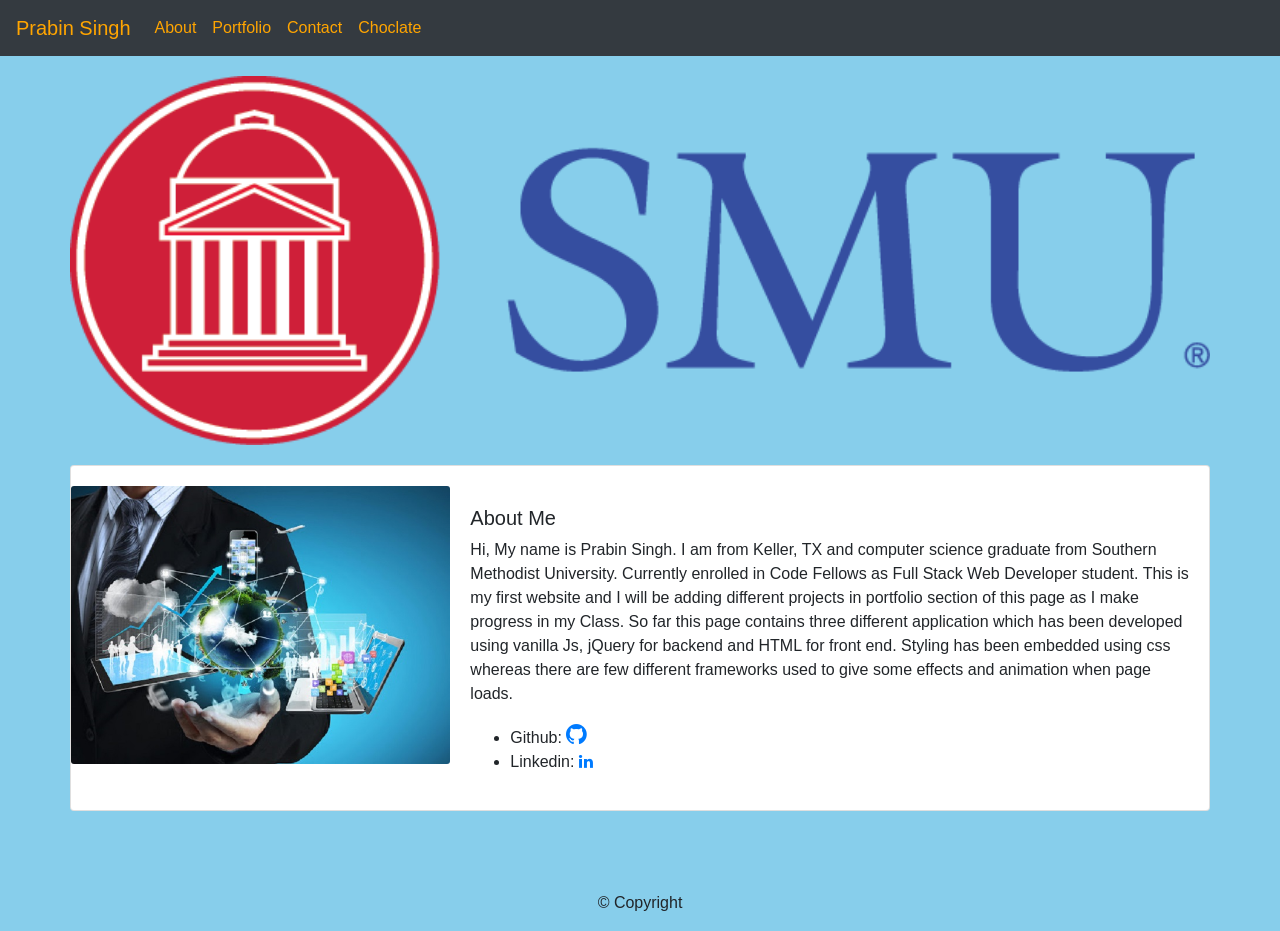
<file: index.html>
<!DOCTYPE html>
<html lang="en">
<head>
    <meta charset="UTF-8">
    <meta name="viewport" content="width=device-width, initial-scale=1.0">
    <title>My First Website</title>
    <link rel="stylesheet" href="https://stackpath.bootstrapcdn.com/bootstrap/4.5.0/css/bootstrap.min.css">
    <link rel="stylesheet" href="https://cdnjs.cloudflare.com/ajax/libs/animate.css/3.5.2/animate.min.css">
    <link rel="stylesheet" href="https://stackpath.bootstrapcdn.com/font-awesome/4.7.0/css/font-awesome.min.css">
    <script src="https://code.jquery.com/jquery-3.5.1.slim.min.js" integrity="sha384-DfXdz2htPH0lsSSs5nCTpuj/zy4C+OGpamoFVy38MVBnE+IbbVYUew+OrCXaRkfj" crossorigin="anonymous"></script>
    <script src="https://cdn.jsdelivr.net/npm/popper.js@1.16.0/dist/umd/popper.min.js" integrity="sha384-Q6E9RHvbIyZFJoft+2mJbHaEWldlvI9IOYy5n3zV9zzTtmI3UksdQRVvoxMfooAo" crossorigin="anonymous"></script>
    <script src="https://stackpath.bootstrapcdn.com/bootstrap/4.5.0/js/bootstrap.min.js" integrity="sha384-OgVRvuATP1z7JjHLkuOU7Xw704+h835Lr+6QL9UvYjZE3Ipu6Tp75j7Bh/kR0JKI" crossorigin="anonymous"></script>
    <link rel="stylesheet" type="text/css" href="./Assets/css/style.css">
    
  </head>
<body>
    <nav class="navbar navbar-expand-lg navbar-dark bg-dark">
        <a class="navbar-brand orange-text animated slideInLeft" href="#">Prabin Singh</a>
        <button class="navbar-toggler" type="button" data-toggle="collapse" data-target="#navbarNav" aria-controls="navbarNav" aria-expanded="false" aria-label="Toggle navigation">
          <span class="navbar-toggler-icon"></span>
        </button>
        <div class="collapse navbar-collapse" id="navbarNav">
          <ul class="navbar-nav">
            <li class="nav-item active">
              <a class="nav-link orange-text animated slideInLeft" href="index.html">About<span class="sr-only">(current)</span></a>
            </li>
            <li class="nav-item">
              <a class="nav-link orange-text animated slideInLeft" href="./html/portfolio.html">Portfolio</a>
            </li>
            <li class="nav-item">
              <a class="nav-link orange-text animated slideInLeft" href="./html/contact.html">Contact</a>
            </li>
            <li class="nav-item">
              <a class="nav-link orange-text animated slideInLeft" href="./html/choclate.html">Choclate</a>
            </li>
          </ul>
        </div>
    </nav>
    <div class="container">
      <!-- <div class="jumbotron">
      </div> -->
      <div class="row">
          <img src="Assets/images/SMU.jpg" class="card-img" alt="Responsive image">
      </div>
        <div class="row">
          <div class="card mb-6" style="max-width: 100%;">
            <div class="row no-gutters">
              <div class="col-md-4">
                <img src="Assets/images/frontpic1.jpg" class="card-img" alt="Responsive image">
              </div>
              <div class="col-md-8">
                <div class="card-body">
                  <h5 class="animated bounce">About Me</h5>
                  <p class="card-text">Hi, My name is Prabin Singh. I am from Keller, TX and computer science graduate from Southern Methodist University. Currently enrolled in Code Fellows as Full Stack Web Developer student. 
                    This is my first website and I will be adding different projects in portfolio section of this page as I make progress in my Class. So far this page contains
                    three different application which has been developed using vanilla Js, jQuery for backend and HTML for front end. Styling has been embedded using css whereas there are few
                    different frameworks used to give some effects and animation when page loads.
                  </p>
                  <ul>
                    <li>Github: <a href="https://github.com/prabin544"><i class="fa fa-github" style="font-size:24px"></i></a></li>
                    <li>Linkedin: <a href="https://www.linkedin.com/in/prabinsingh/"><i class="fa fa-linkedin" aria-hidden="true"></i></a></li>
                  </ul>
                </div>
              </div>
            </div>
          </div>
        </div>
    <div class="footer">
      <p>
          &copy; Copyright
      </p>
  </div>
</body>
</html>
</file>
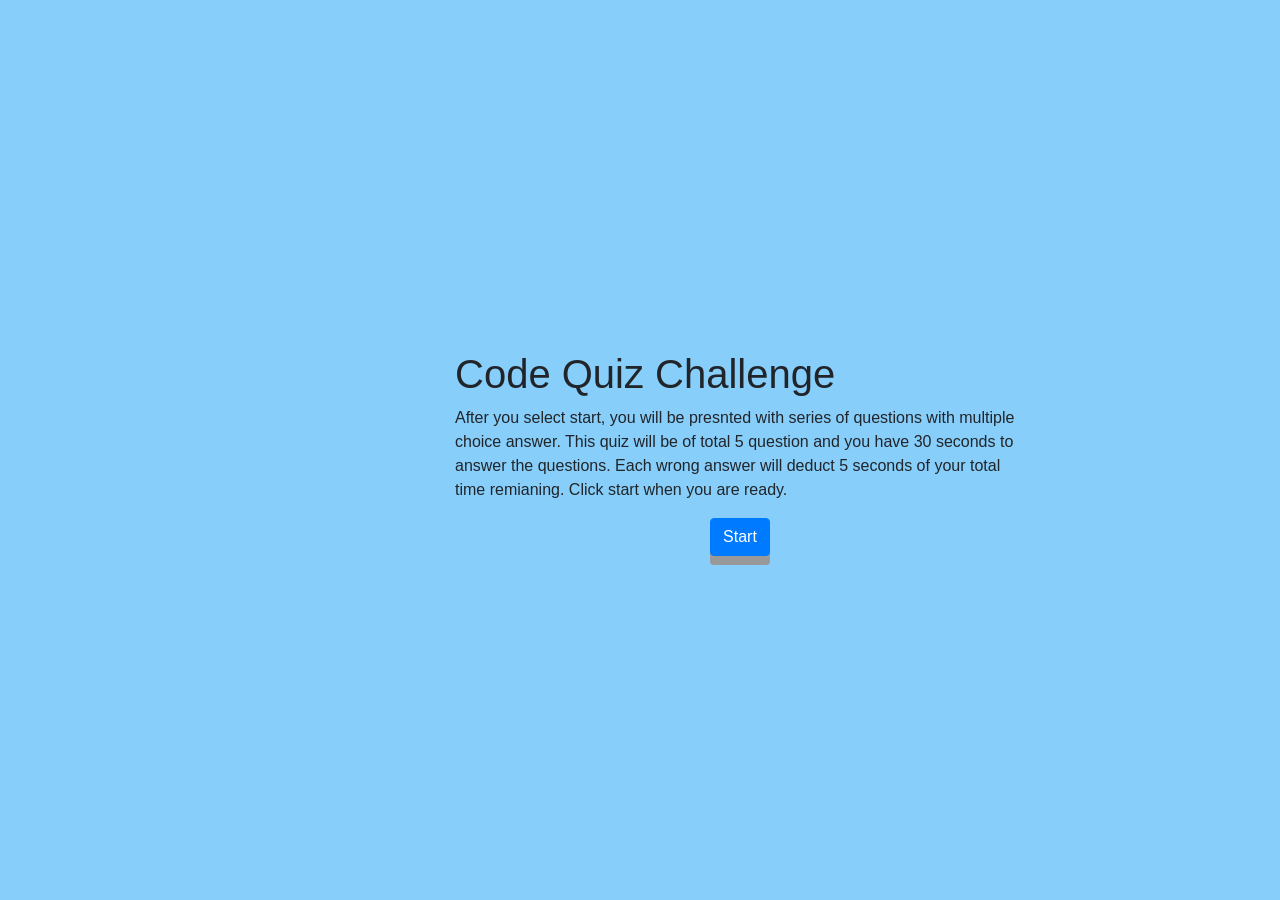
<file: codeQuiz.html>
<!DOCTYPE html>
<html lang="en">
<head>
    <meta charset="UTF-8">
    <meta name="viewport" content="width=device-width, initial-scale=1.0">
    <link rel="stylesheet" href="https://stackpath.bootstrapcdn.com/bootstrap/4.5.0/css/bootstrap.min.css">
    <link rel="stylesheet" type="text/css" href="./Assets/css/quizStyle.css">
    <title>Quiz Code</title>
</head>
<body>
    <div id="content" class="container">
        <h1>Code Quiz Challenge</h1>
        <p>
        After you select start, you will be presnted with series of questions with multiple choice answer.
        This quiz will be of total 5 question and you have 30 seconds to answer the questions.
        Each wrong answer will deduct 5 seconds of your total time remianing.
        Click start when you are ready.
        </p>
        <button id="startquiz" class="btn btn-primary mx-auto d-block">Start</button>
    </div>
    <div id="time"></div>

    <div id="quiz"></div>
    <div id="highScore"></div>

    <script src="./Develop/codeQuiz.js"></script>
</body>
</html>
</file>
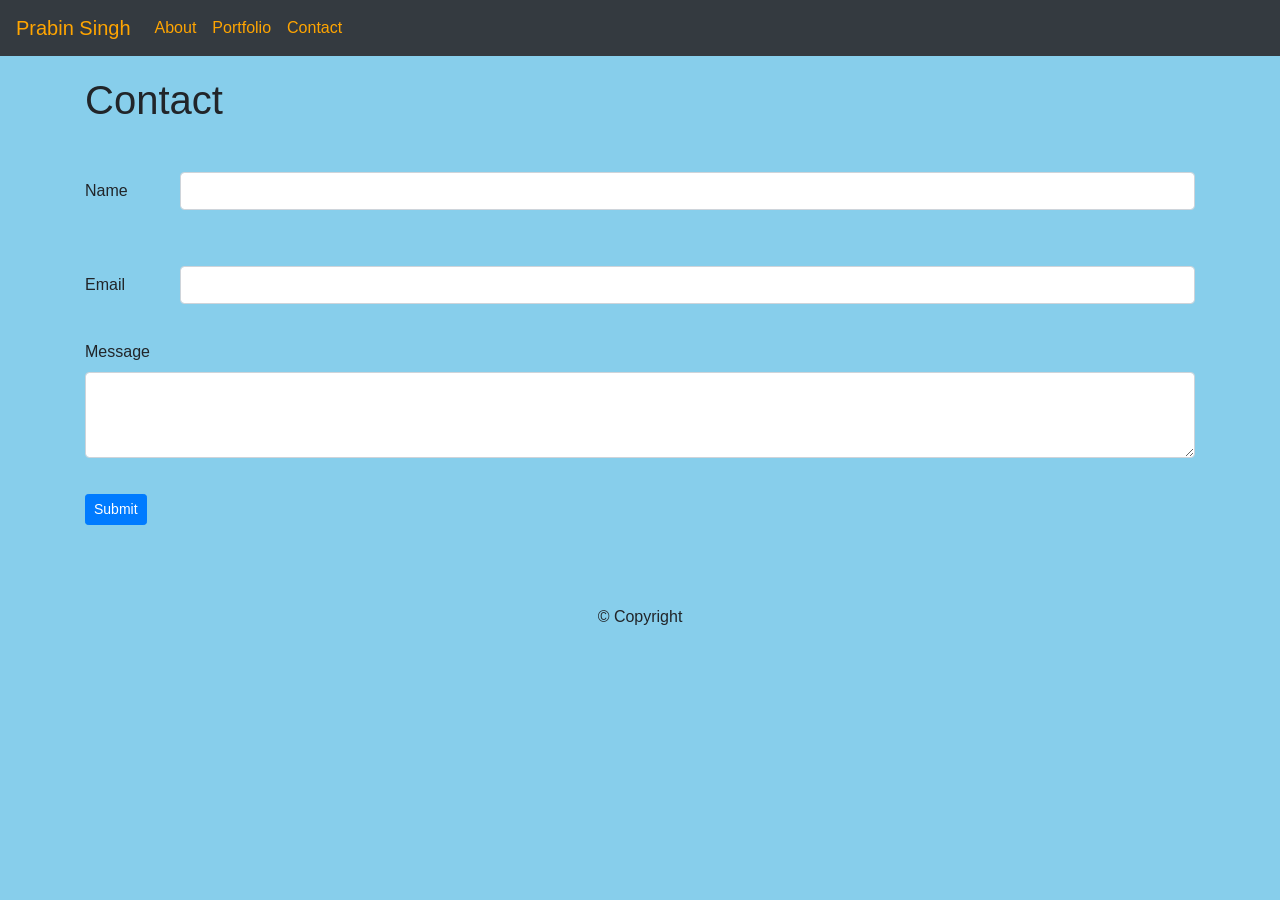
<file: contact.html>
<!DOCTYPE html>
<html lang="en">
<head>
    <meta charset="UTF-8">
    <meta name="viewport" content="width=device-width, initial-scale=1.0">
    <title>My First Website</title>
    <link rel="stylesheet" href="https://stackpath.bootstrapcdn.com/bootstrap/4.5.0/css/bootstrap.min.css">
    <link rel="stylesheet" href="https://cdnjs.cloudflare.com/ajax/libs/animate.css/3.5.2/animate.min.css">
    <script src="https://code.jquery.com/jquery-3.5.1.slim.min.js" integrity="sha384-DfXdz2htPH0lsSSs5nCTpuj/zy4C+OGpamoFVy38MVBnE+IbbVYUew+OrCXaRkfj" crossorigin="anonymous"></script>
    <script src="https://cdn.jsdelivr.net/npm/popper.js@1.16.0/dist/umd/popper.min.js" integrity="sha384-Q6E9RHvbIyZFJoft+2mJbHaEWldlvI9IOYy5n3zV9zzTtmI3UksdQRVvoxMfooAo" crossorigin="anonymous"></script>
    <script src="https://stackpath.bootstrapcdn.com/bootstrap/4.5.0/js/bootstrap.min.js" integrity="sha384-OgVRvuATP1z7JjHLkuOU7Xw704+h835Lr+6QL9UvYjZE3Ipu6Tp75j7Bh/kR0JKI" crossorigin="anonymous"></script>
    <link rel="stylesheet" type="text/css" href="style.css">
    
  </head>
<body>
    <nav class="navbar navbar-expand-lg navbar-dark bg-dark">
        <a class="navbar-brand orange-text animated slideInLeft" href="#">Prabin Singh</a>
        <button class="navbar-toggler" type="button" data-toggle="collapse" data-target="#navbarNav" aria-controls="navbarNav" aria-expanded="false" aria-label="Toggle navigation">
          <span class="navbar-toggler-icon"></span>
        </button>
        <div class="collapse navbar-collapse" id="navbarNav">
          <ul class="navbar-nav">
            <li class="nav-item active">
              <a class="nav-link orange-text animated slideInLeft" href="index.html">About<span class="sr-only">(current)</span></a>
            </li>
            <li class="nav-item">
              <a class="nav-link orange-text animated slideInLeft" href="portfolio.html">Portfolio</a>
            </li>
            <li class="nav-item">
              <a class="nav-link orange-text animated slideInLeft" href="contact.html">Contact</a>
            </li>
          </ul>
        </div>
    </nav>
    <div class="container">
        <div class="row">
            <div class="col-12 animated flash">
                <h1>Contact</h1>
            </div>
        </div>
        <Div class="row">
            <div class="col-12">
                <form>
                    <div class="form-group row">
                        <label for="inputEmail3" class="col-sm-1 col-form-label">Name</label>
                        <div class="col-sm-11">
                        <input type="email" class="form-control" id="inputEmail3">
                        </div>
                    </div>
                </form>
            </div>
        </Div>
        <div class="row">
            <div class="col-12">
                <form>
                    <div class="form-group row">
                        <label for="inputEmail3" class="col-sm-1 col-form-label">Email</label>
                        <div class="col-sm-11">
                          <input type="email" class="form-control" id="inputEmail3">
                        </div>
                      </div>
                </form>
            </div>
        </div>
        <div class="row">
            <div class="col-12">
                <form>
                    <div class="form-group">
                        <label for="exampleFormControlTextarea1">Message</label>
                        <textarea class="form-control" id="exampleFormControlTextarea1" rows="3"></textarea>
                      </div>
                </form>
            </div>
        </div>
        <div class="row">
          <dive class="col-12">
            <button type="button" class="btn btn-primary btn-sm">Submit</button>
          </dive>
        </div>
        <div class="footer">
            <p>
                &copy; Copyright
            </p>
    </div>
</body>
</html>
</file>
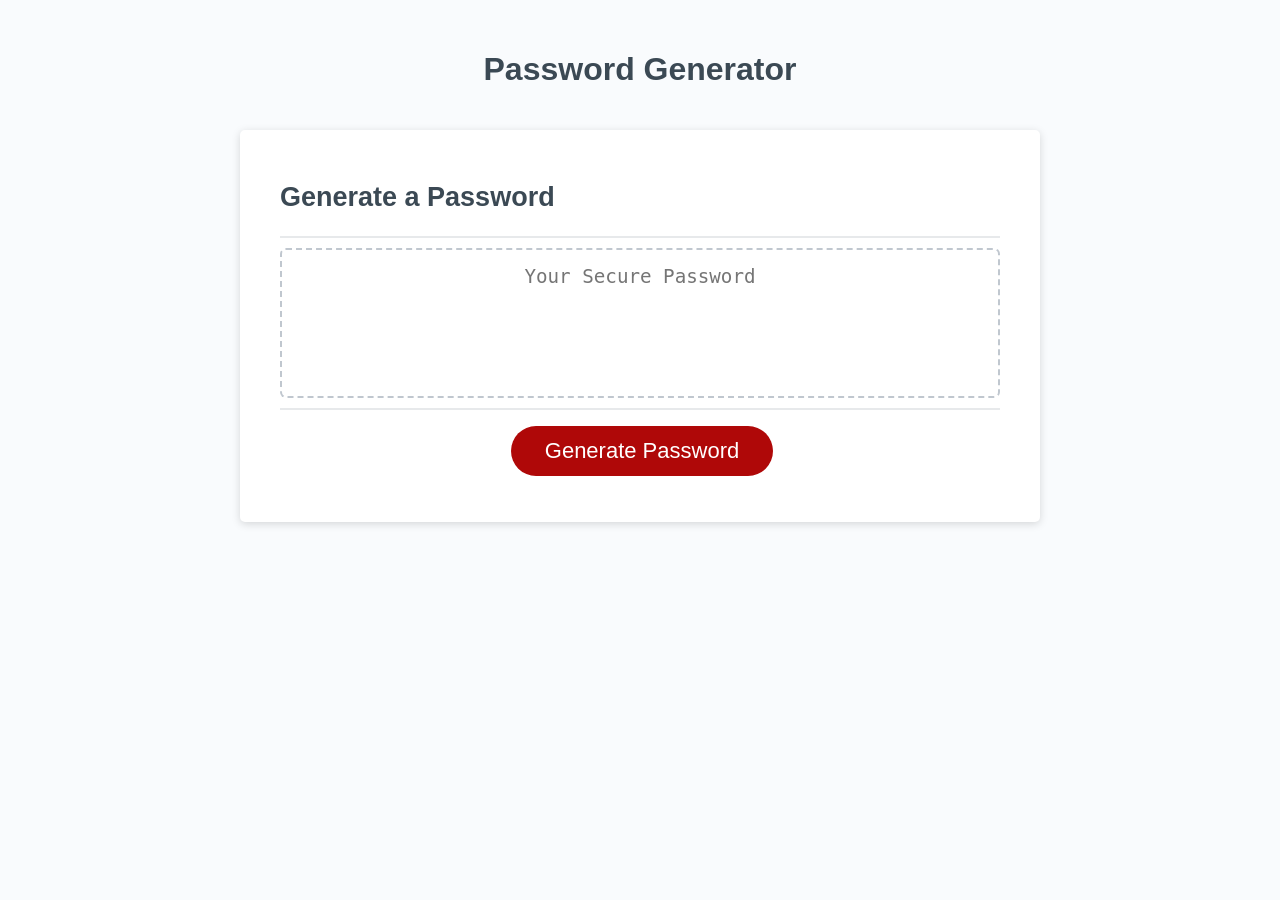
<file: paswordGenerator.html>
<!DOCTYPE html>
<html lang="en">
  <head>
    <meta charset="UTF-8" />
    <meta name="viewport" content="width=device-width, initial-scale=1.0" />
    <meta http-equiv="X-UA-Compatible" content="ie=edge" />
    <title>Password Generator</title>
    <link rel="stylesheet" href="./Assets/css/passwordStyle.css" />
  </head>
  <body>
    <div class="wrapper">
      <header>
        <h1>Password Generator</h1>
      </header>
      <div class="card">
        <div class="card-header">
          <h2>Generate a Password</h2>
        </div>
        <div class="card-body">
          <textarea
            readonly
            id="password"
            placeholder="Your Secure Password"
            aria-label="Generated Password"
          ></textarea>
        </div>
        <div class="card-footer">
          <button id="generate" class="btn">Generate Password</button>
        </div>
      </div>
    </div>
    <script src="Develop/script.js"></script>
  </body>
</html>
</file>
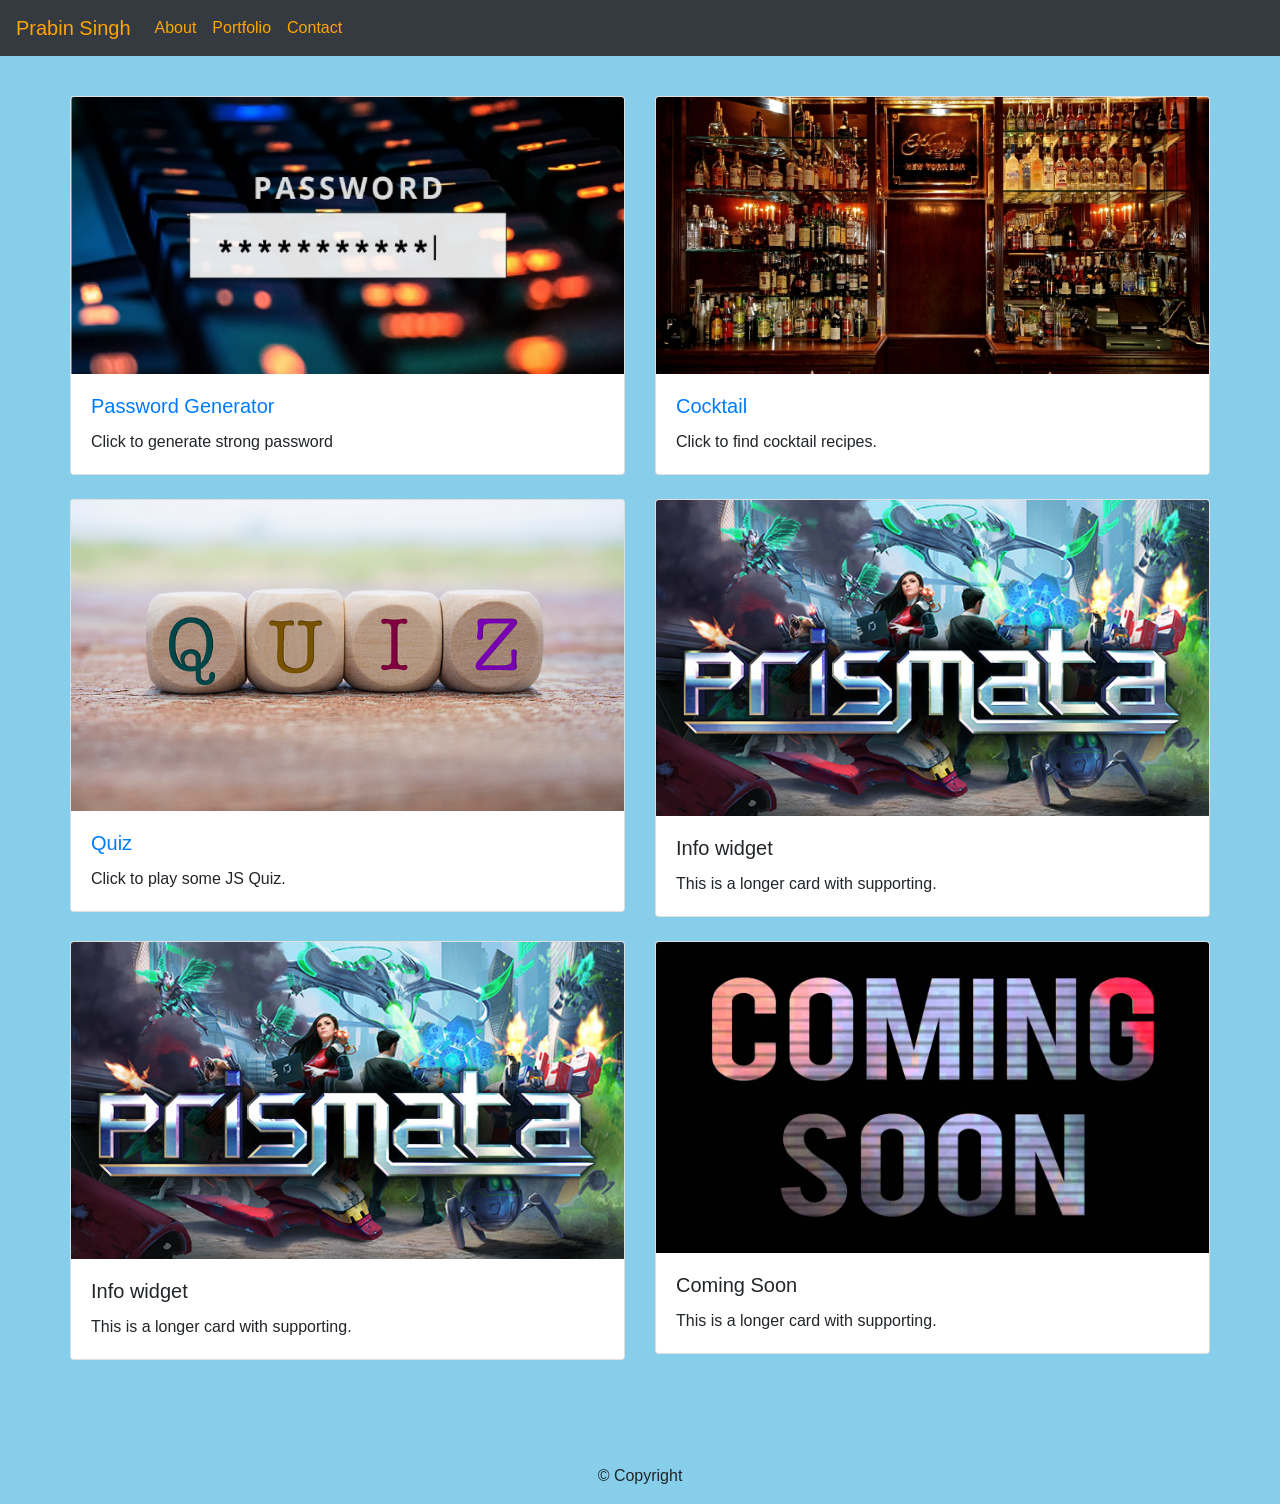
<file: portfolio.html>
<!DOCTYPE html>
<html lang="en">

<head>
  <meta charset="UTF-8">
  <meta name="viewport" content="width=device-width, initial-scale=1.0">
  <title>My First Website</title>
  <link rel="stylesheet" href="https://stackpath.bootstrapcdn.com/bootstrap/4.5.0/css/bootstrap.min.css">
  <link rel="stylesheet" href="https://cdnjs.cloudflare.com/ajax/libs/animate.css/3.5.2/animate.min.css">
  <script src="https://code.jquery.com/jquery-3.5.1.slim.min.js"
    integrity="sha384-DfXdz2htPH0lsSSs5nCTpuj/zy4C+OGpamoFVy38MVBnE+IbbVYUew+OrCXaRkfj"
    crossorigin="anonymous"></script>
  <script src="https://cdn.jsdelivr.net/npm/popper.js@1.16.0/dist/umd/popper.min.js"
    integrity="sha384-Q6E9RHvbIyZFJoft+2mJbHaEWldlvI9IOYy5n3zV9zzTtmI3UksdQRVvoxMfooAo"
    crossorigin="anonymous"></script>
  <script src="https://stackpath.bootstrapcdn.com/bootstrap/4.5.0/js/bootstrap.min.js"
    integrity="sha384-OgVRvuATP1z7JjHLkuOU7Xw704+h835Lr+6QL9UvYjZE3Ipu6Tp75j7Bh/kR0JKI"
    crossorigin="anonymous"></script>
  <link rel="stylesheet" type="text/css" href="./style.css">

</head>

<body>
  <nav class="navbar navbar-expand-lg navbar-dark bg-dark">
    <a class="navbar-brand orange-text animated slideInLeft" href="#">Prabin Singh</a>
    <button class="navbar-toggler" type="button" data-toggle="collapse" data-target="#navbarNav"
      aria-controls="navbarNav" aria-expanded="false" aria-label="Toggle navigation">
      <span class="navbar-toggler-icon"></span>
    </button>
    <div class="collapse navbar-collapse" id="navbarNav">
      <ul class="navbar-nav">
        <li class="nav-item active">
          <a class="nav-link orange-text animated slideInLeft" href="index.html">About<span
              class="sr-only">(current)</span></a>
        </li>
        <li class="nav-item">
          <a class="nav-link orange-text animated slideInLeft" href="portfolio.html">Portfolio</a>
        </li>
        <li class="nav-item">
          <a class="nav-link orange-text animated slideInLeft" href="contact.html">Contact</a>
        </li>
      </ul>
    </div>
  </nav>
  <div class="container">
    <div class="row">
        <div class="row row-cols-1 row-cols-md-2">
          <div class="col mb-4">
            <div class="card">
              <a href="./paswordGenerator.html"><img src="Assets/images/passwordGenerator.jpeg" class="card-img-top" alt="Responsive image"></a>
              <div class="card-body">
                <a href="./paswordGenerator.html"><h5 class="card-title">Password Generator</h5></a>
                <p class="card-text">Click to generate strong password</p>
              </div>
            </div>
          </div>
          <div class="col mb-4">
            <div class="card">
              <a href="./clickitDrinkit.html"><img src="Assets/images/bar.jpg" class="card-img-top" alt="Responsive image"></a>
              <div class="card-body">
                <a href="./clickitDrinkit.html"><h5 class="card-title">Cocktail</h5></a>
                <p class="card-text">Click to find cocktail recipes.</p>
              </div>
            </div>
          </div><div class="col mb-4">
            <div class="card">
              <a href="./codeQuiz.html"><img src="Assets/images/quiz.png" class="card-img-top" alt="Responsive image"></a>
              <div class="card-body">
                <a href="./codeQuiz.html"><h5 class="card-title">Quiz</h5></a>
                <p class="card-text">Click to play some JS Quiz.</p>
              </div>
            </div>
          </div><div class="col mb-4">
            <div class="card">
              <img src="Assets/images/Info Widget.jpg" class="card-img-top" alt="Responsive image">
              <div class="card-body">
                <h5 class="card-title">Info widget</h5>
                <p class="card-text">This is a longer card with supporting.</p>
              </div>
            </div>
          </div>
          <div class="col mb-4">
            <div class="card">
              <img src="Assets/images/Info Widget.jpg" class="card-img-top" alt="Responsive image">
              <div class="card-body">
                <h5 class="card-title">Info widget</h5>
                <p class="card-text">This is a longer card with supporting.</p>
              </div>
            </div>
          </div>
          <div class="col mb-4">
            <div class="card">
              <img src="Assets/images/COMING_SOON.jpg" class="card-img-top" alt="Responsive image">
              <div class="card-body">
                <h5 class="card-title">Coming Soon</h5>
                <p class="card-text">This is a longer card with supporting.</p>
              </div>
            </div>
          </div>
        </div>
        
      </div>
    </div>
    <div class="footer">
      <p>&copy; Copyright</p>
    </div>
  </div>
</body>

</html>
</file>
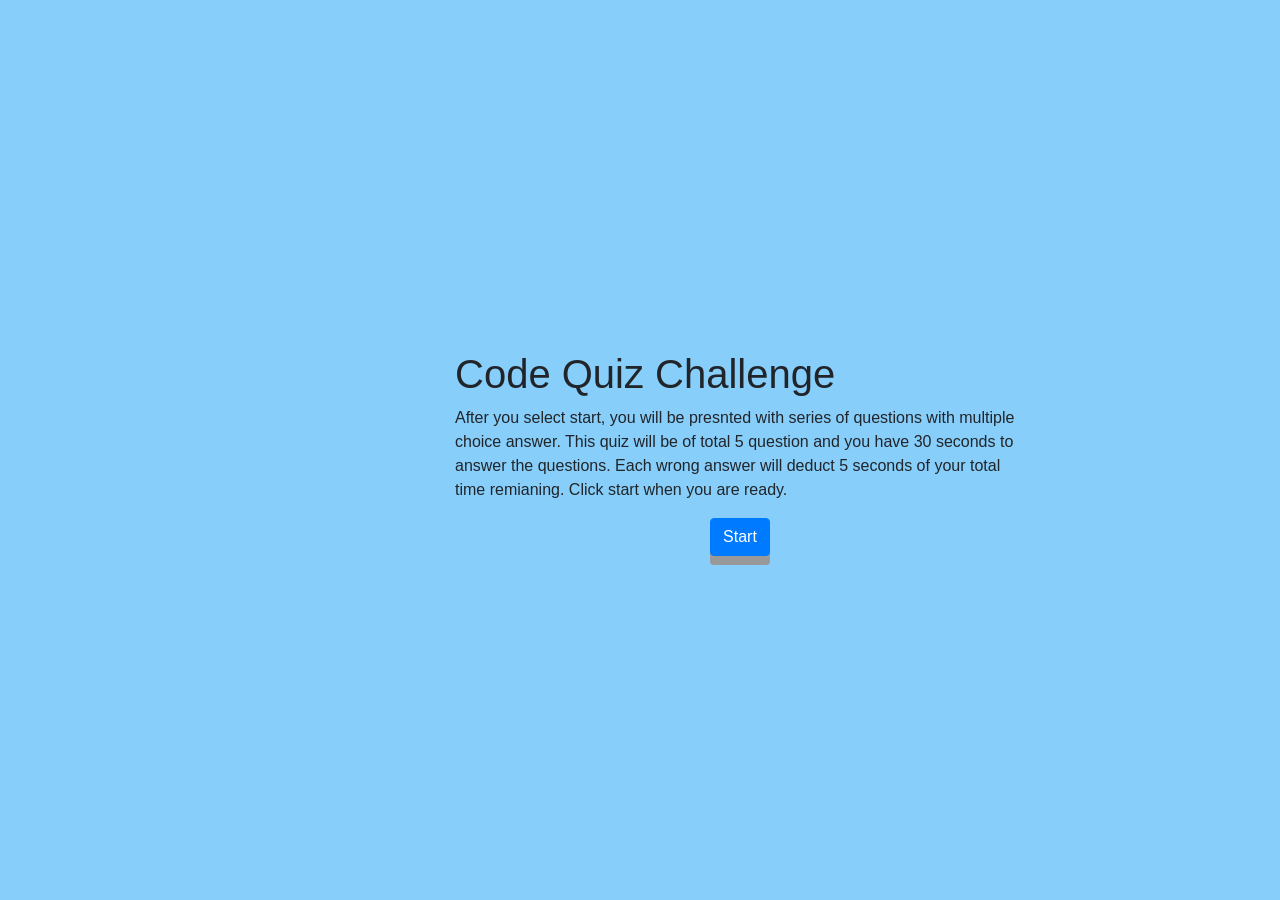
<file: html/codeQuiz.html>
<!DOCTYPE html>
<html lang="en">
<head>
    <meta charset="UTF-8">
    <meta name="viewport" content="width=device-width, initial-scale=1.0">
    <link rel="stylesheet" href="https://stackpath.bootstrapcdn.com/bootstrap/4.5.0/css/bootstrap.min.css">
    <link rel="stylesheet" type="text/css" href="../Assets/css/quizStyle.css">
    <title>Quiz Code</title>
</head>
<body>
    <div id="content" class="container">
        <h1>Code Quiz Challenge</h1>
        <p>
        After you select start, you will be presnted with series of questions with multiple choice answer.
        This quiz will be of total 5 question and you have 30 seconds to answer the questions.
        Each wrong answer will deduct 5 seconds of your total time remianing.
        Click start when you are ready.
        </p>
        <button id="startquiz" class="btn btn-primary mx-auto d-block">Start</button>
    </div>
    <div id="time"></div>

    <div id="quiz"></div>
    <div id="highScore"></div>

    <script src="../Develop/codeQuiz.js"></script>
    <script src="https://cdnjs.cloudflare.com/ajax/libs/jquery/3.2.1/jquery.min.js"></script>
</body>
</html>
</file>
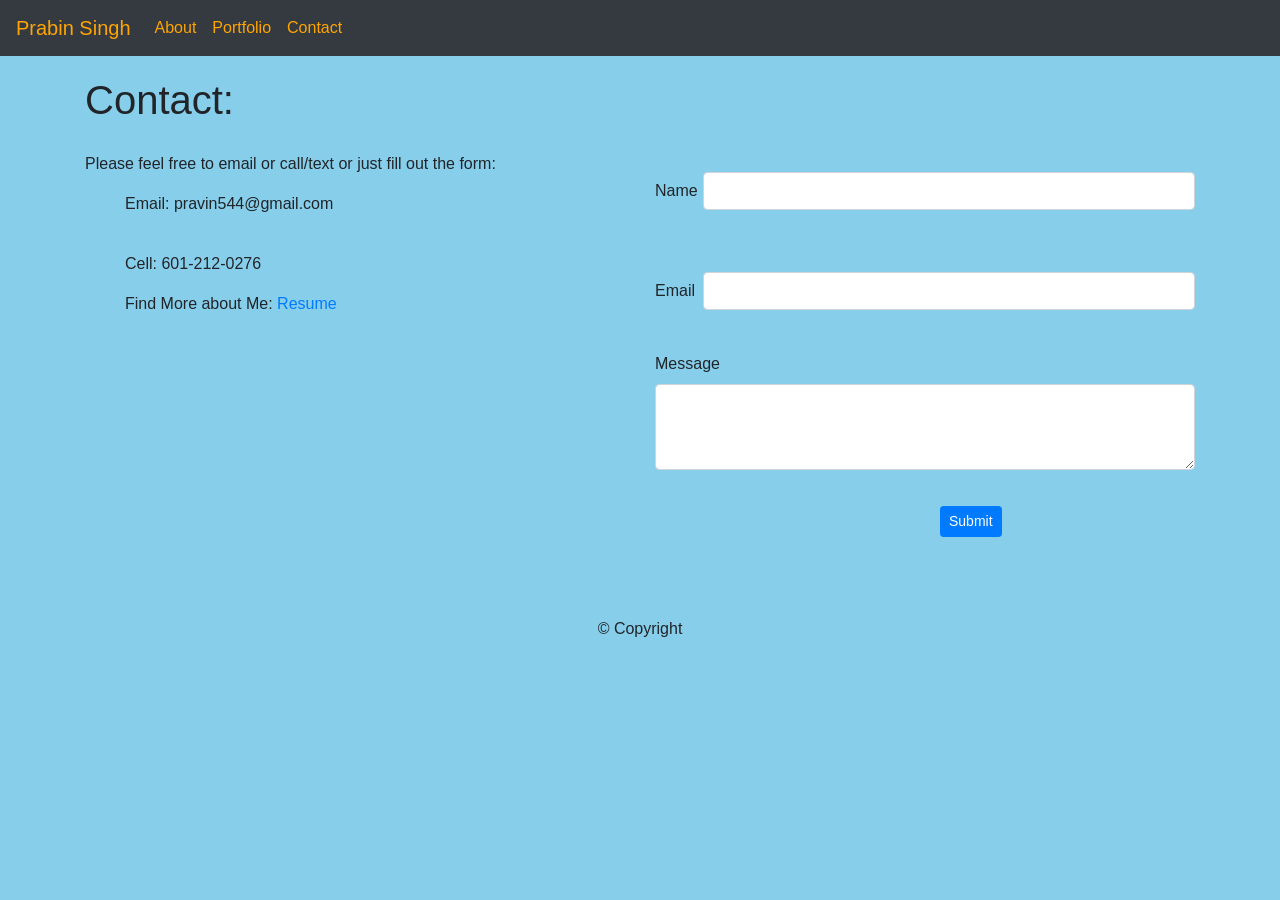
<file: html/contact.html>
<!DOCTYPE html>
<html lang="en">
<head>
    <meta charset="UTF-8">
    <meta name="viewport" content="width=device-width, initial-scale=1.0">
    <title>My First Website</title>
    <link rel="stylesheet" href="https://stackpath.bootstrapcdn.com/bootstrap/4.5.0/css/bootstrap.min.css">
    <link rel="stylesheet" href="https://cdnjs.cloudflare.com/ajax/libs/animate.css/3.5.2/animate.min.css">
    <script src="https://code.jquery.com/jquery-3.5.1.slim.min.js" integrity="sha384-DfXdz2htPH0lsSSs5nCTpuj/zy4C+OGpamoFVy38MVBnE+IbbVYUew+OrCXaRkfj" crossorigin="anonymous"></script>
    <script src="https://cdn.jsdelivr.net/npm/popper.js@1.16.0/dist/umd/popper.min.js" integrity="sha384-Q6E9RHvbIyZFJoft+2mJbHaEWldlvI9IOYy5n3zV9zzTtmI3UksdQRVvoxMfooAo" crossorigin="anonymous"></script>
    <script src="https://stackpath.bootstrapcdn.com/bootstrap/4.5.0/js/bootstrap.min.js" integrity="sha384-OgVRvuATP1z7JjHLkuOU7Xw704+h835Lr+6QL9UvYjZE3Ipu6Tp75j7Bh/kR0JKI" crossorigin="anonymous"></script>
    <link rel="stylesheet" type="text/css" href="../Assets/css/style.css">
    
  </head>
<body>
    <nav class="navbar navbar-expand-lg navbar-dark bg-dark">
        <a class="navbar-brand orange-text animated slideInLeft" href="#">Prabin Singh</a>
        <button class="navbar-toggler" type="button" data-toggle="collapse" data-target="#navbarNav" aria-controls="navbarNav" aria-expanded="false" aria-label="Toggle navigation">
          <span class="navbar-toggler-icon"></span>
        </button>
        <div class="collapse navbar-collapse" id="navbarNav">
          <ul class="navbar-nav">
            <li class="nav-item active">
              <a class="nav-link orange-text animated slideInLeft" href="../index.html">About<span class="sr-only">(current)</span></a>
            </li>
            <li class="nav-item">
              <a class="nav-link orange-text animated slideInLeft" href="./portfolio.html">Portfolio</a>
            </li>
            <li class="nav-item">
              <a class="nav-link orange-text animated slideInLeft" href="./contact.html">Contact</a>
            </li>
          </ul>
        </div>
    </nav>
    <div class="container">
        <div class="row">
            <div class="col-12 animated flash">
                <h1>Contact:</h1>
            </div>
        </div>
        <Div class="row">
          <div class="col-6">
            <P> Please feel free to email or call/text or just fill out the form: </P>
            <ol>Email: pravin544@gmail.com</ol>
          </div>
          <div class="col-6">
              <form>
                  <div class="form-group row">
                      <label for="inputEmail3" class="col-sm-1 col-form-label">Name</label>
                      <div class="col-sm-11">
                      <input type="email" class="form-control" id="inputEmail3">
                      </div>
                  </div>
              </form>
          </div>
        </Div>
        <div class="row">
          <div class="col-6">
            <ol>Cell: 601-212-0276</ol>
            <ol>Find More about Me: <a href="../Assets/Resume/PRABIN_SINGH.pdf">Resume</a></ol>
          </div>
          <div class="col-6">
              <form>
                  <div class="form-group row">
                      <label for="inputEmail3" class="col-sm-1 col-form-label">Email</label>
                      <div class="col-sm-11">
                        <input type="email" class="form-control" id="inputEmail3">
                      </div>
                    </div>
              </form>
          </div>
        </div>
        <div class="row">
          <div class="col-6">
            
          </div>
          <div class="col-6">
              <form>
                  <div class="form-group">
                      <label for="exampleFormControlTextarea1">Message</label>
                      <textarea class="form-control" id="exampleFormControlTextarea1" rows="3"></textarea>
                    </div>
              </form>
          </div>
        </div>
        <div class="row">
          <div class="col-9">

          </div>
          <div class="col-3">
            <button type="button" class="btn btn-primary btn-sm">Submit</button>
          </div>
        </div>
        <div class="footer">
            <p>
                &copy; Copyright
            </p>
    </div>
</body>
</html>
</file>
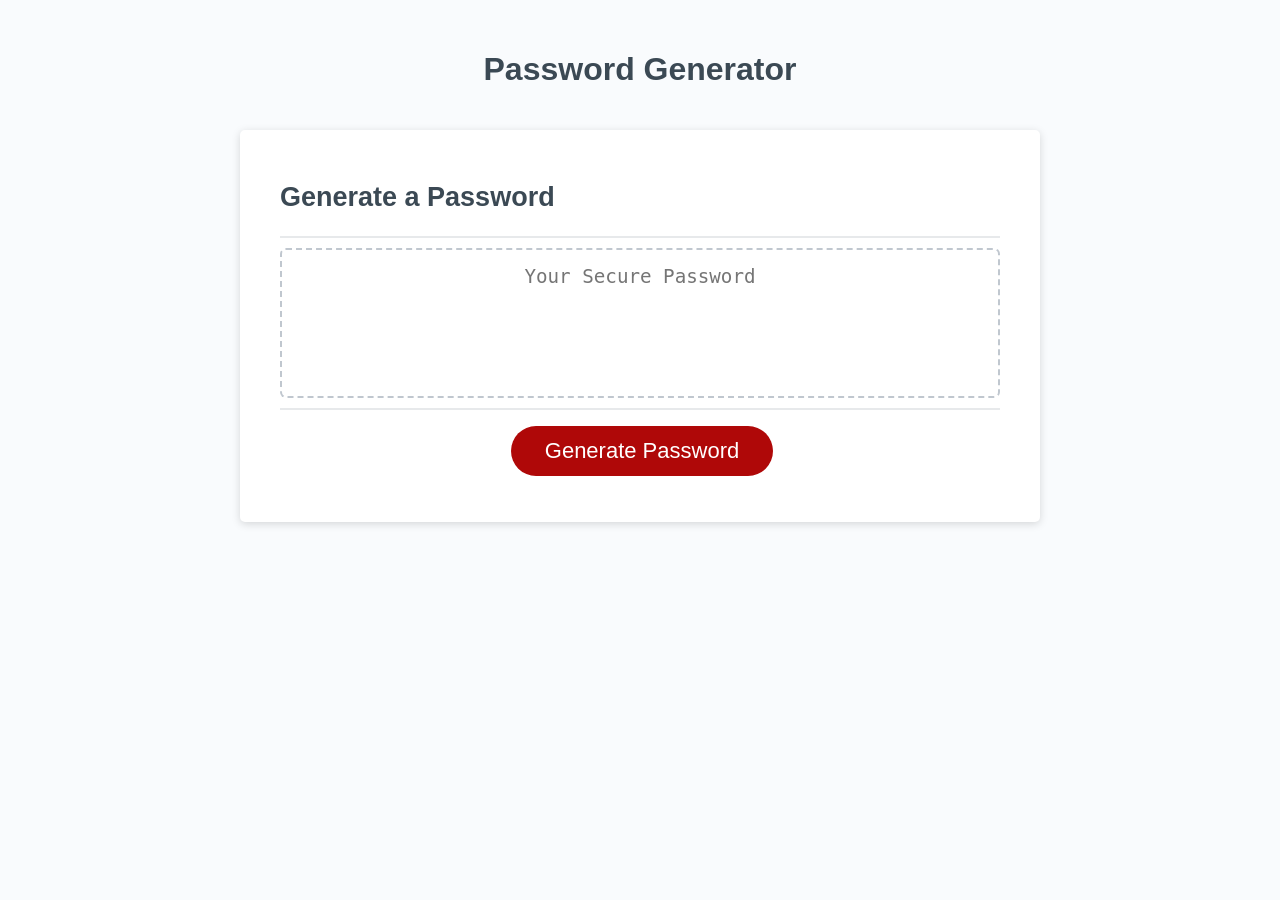
<file: html/paswordGenerator.html>
<!DOCTYPE html>
<html lang="en">
  <head>
    <meta charset="UTF-8" />
    <meta name="viewport" content="width=device-width, initial-scale=1.0" />
    <meta http-equiv="X-UA-Compatible" content="ie=edge" />
    <title>Password Generator</title>
    <link rel="stylesheet" href="../Assets/css/passwordStyle.css" />
  </head>
  <body>
    <div class="wrapper">
      <header>
        <h1>Password Generator</h1>
      </header>
      <div class="card">
        <div class="card-header">
          <h2>Generate a Password</h2>
        </div>
        <div class="card-body">
          <textarea
            readonly
            id="password"
            placeholder="Your Secure Password"
            aria-label="Generated Password"
          ></textarea>
        </div>
        <div class="card-footer">
          <button id="generate" class="btn">Generate Password</button>
        </div>
      </div>
    </div>
    <script src="../Develop/script.js"></script>
  </body>
</html>
</file>
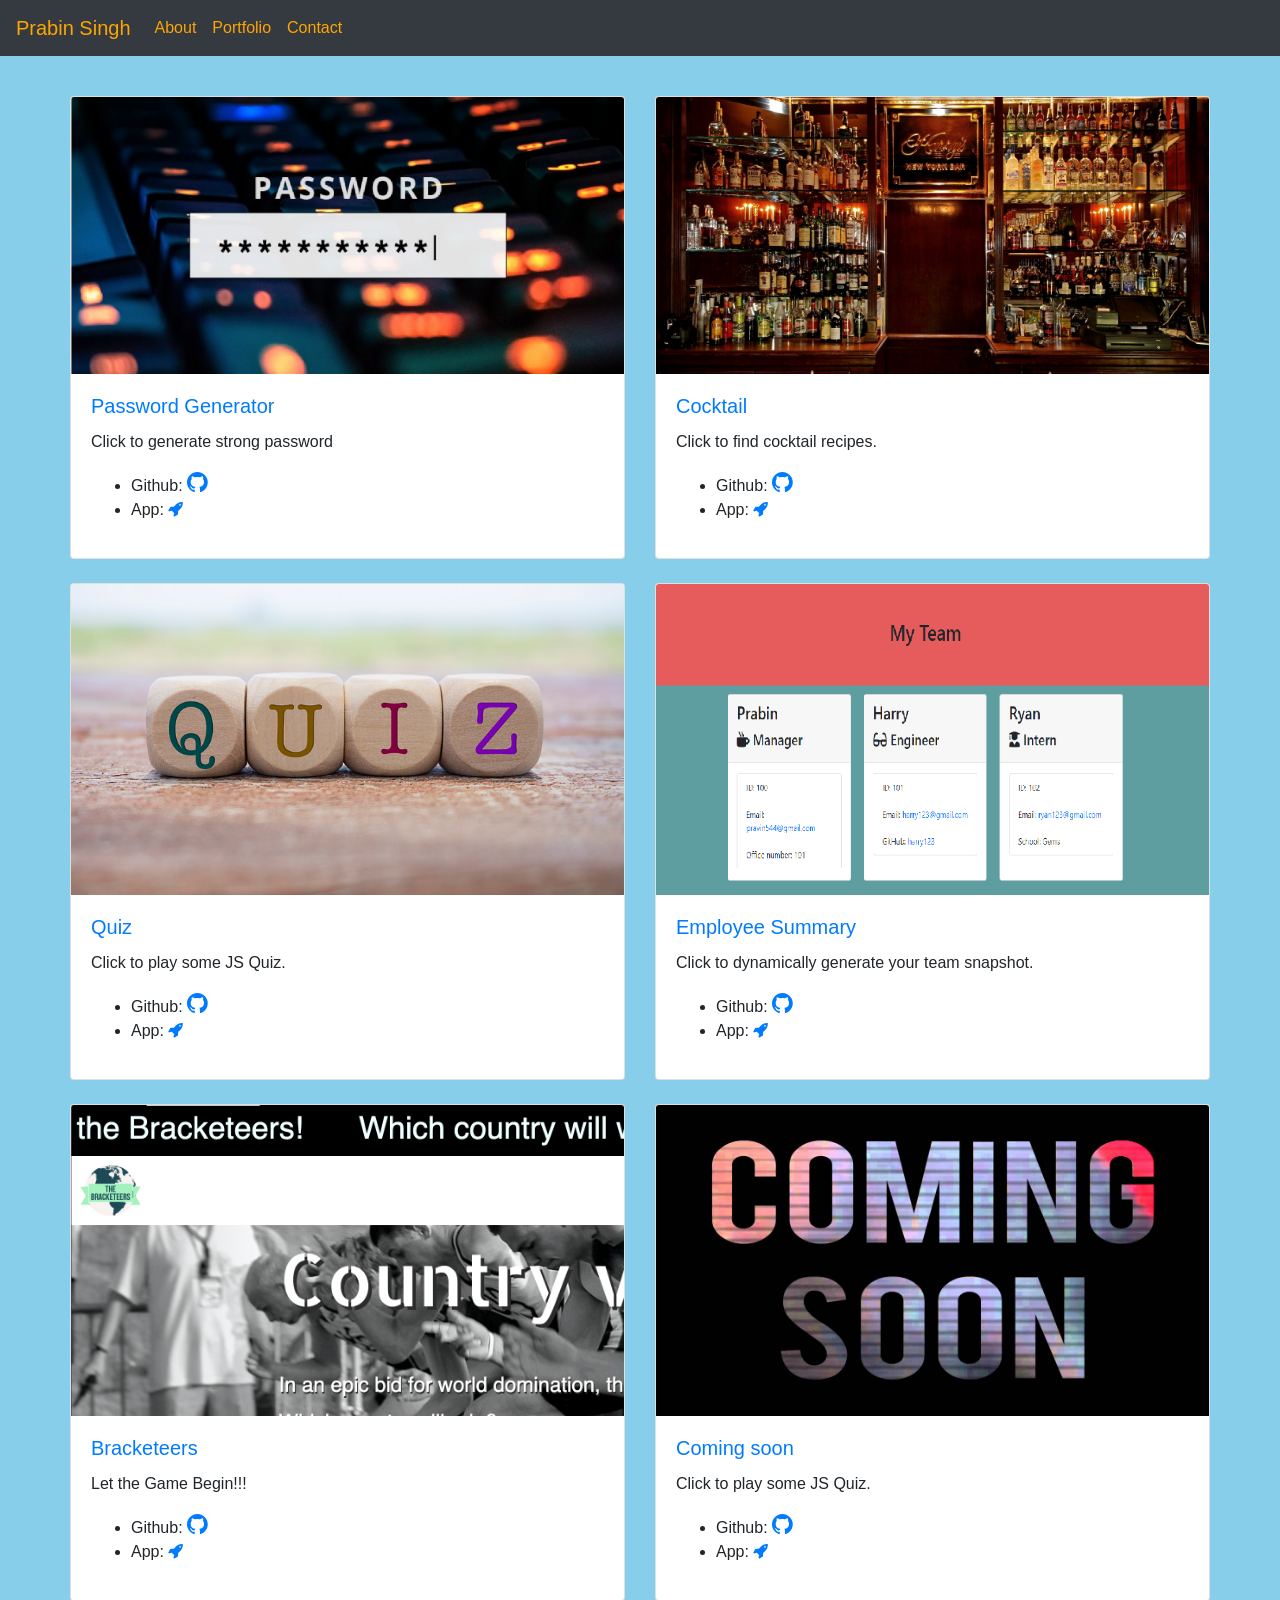
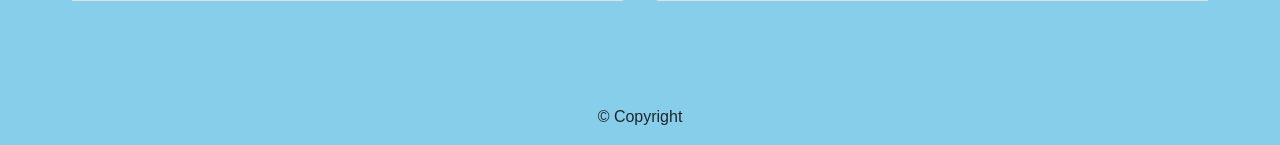
<file: html/portfolio.html>
<!DOCTYPE html>
<html lang="en">

<head>
  <meta charset="UTF-8">
  <meta name="viewport" content="width=device-width, initial-scale=1.0">
  <title>My First Website</title>
  <link rel="stylesheet" href="https://stackpath.bootstrapcdn.com/bootstrap/4.5.0/css/bootstrap.min.css">
  <link rel="stylesheet" href="https://cdnjs.cloudflare.com/ajax/libs/animate.css/3.5.2/animate.min.css">
  <link rel="stylesheet" href="https://stackpath.bootstrapcdn.com/font-awesome/4.7.0/css/font-awesome.min.css">
  <script src="https://code.jquery.com/jquery-3.5.1.slim.min.js"
    integrity="sha384-DfXdz2htPH0lsSSs5nCTpuj/zy4C+OGpamoFVy38MVBnE+IbbVYUew+OrCXaRkfj"
    crossorigin="anonymous"></script>
  <script src="https://cdn.jsdelivr.net/npm/popper.js@1.16.0/dist/umd/popper.min.js"
    integrity="sha384-Q6E9RHvbIyZFJoft+2mJbHaEWldlvI9IOYy5n3zV9zzTtmI3UksdQRVvoxMfooAo"
    crossorigin="anonymous"></script>
  <script src="https://stackpath.bootstrapcdn.com/bootstrap/4.5.0/js/bootstrap.min.js"
    integrity="sha384-OgVRvuATP1z7JjHLkuOU7Xw704+h835Lr+6QL9UvYjZE3Ipu6Tp75j7Bh/kR0JKI"
    crossorigin="anonymous"></script>
  <link rel="stylesheet" type="text/css" href="../Assets/css/style.css">

</head>

<body>
  <nav class="navbar navbar-expand-lg navbar-dark bg-dark">
    <a class="navbar-brand orange-text animated slideInLeft" href="#">Prabin Singh</a>
    <button class="navbar-toggler" type="button" data-toggle="collapse" data-target="#navbarNav"
      aria-controls="navbarNav" aria-expanded="false" aria-label="Toggle navigation">
      <span class="navbar-toggler-icon"></span>
    </button>
    <div class="collapse navbar-collapse" id="navbarNav">
      <ul class="navbar-nav">
        <li class="nav-item active">
          <a class="nav-link orange-text animated slideInLeft" href="../index.html">About<span
              class="sr-only">(current)</span></a>
        </li>
        <li class="nav-item">
          <a class="nav-link orange-text animated slideInLeft" href="./portfolio.html">Portfolio</a>
        </li>
        <li class="nav-item">
          <a class="nav-link orange-text animated slideInLeft" href="./contact.html">Contact</a>
        </li>
      </ul>
    </div>
  </nav>
  <div class="container">
    <div class="row">
        <div class="row row-cols-1 row-cols-md-2">
          <div class="col mb-4">
            <div class="card">
              <a href="./paswordGenerator.html"><img src="../Assets/images/passwordGenerator.jpeg" class="card-img-top" alt="Responsive image"></a>
              <div class="card-body">
                <a href="./paswordGenerator.html"><h5 class="card-title">Password Generator</h5></a>
                <p class="card-text">Click to generate strong password</p>
                <ul>
                  <li>Github: <a href="https://github.com/prabin544/passwordGenerator"><i class="fa fa-github" style="font-size:24px"></i></a></li>
                  <li>App: <a href="https://prabin544.github.io/passwordGenerator/"><i class="fa fa-rocket" aria-hidden="true"></i></a></li>
                </ul>
              </div>
            </div>
          </div>
          <div class="col mb-4">
            <div class="card">
              <a href="./clickitDrinkit.html"><img src="../Assets/images/bar.jpg" class="card-img-top" alt="Responsive image"></a>
              <div class="card-body">
                <a href="./clickitDrinkit.html"><h5 class="card-title">Cocktail</h5></a>
                <p class="card-text">Click to find cocktail recipes.</p>
                <ul>
                  <li>Github: <a href="https://github.com/prabin544/Clickit-Drinkit"><i class="fa fa-github" style="font-size:24px"></i></a></li>
                  <li>App: <a href="https://prabin544.github.io/Clickit-Drinkit/"><i class="fa fa-rocket" aria-hidden="true"></i></a></li>
              </ul>
              </div>
            </div>
          </div><div class="col mb-4">
            <div class="card">
              <a href="./codeQuiz.html"><img src="../Assets/images/quiz.png" class="card-img-top" alt="Responsive image"></a>
              <div class="card-body">
                <a href="./codeQuiz.html"><h5 class="card-title">Quiz</h5></a>
                <p class="card-text">Click to play some JS Quiz.</p>
                <ul>
                  <li>Github: <a href="https://github.com/prabin544/Code-Quiz"><i class="fa fa-github" style="font-size:24px"></i></a></li>
                  <li>App: <a href="https://prabin544.github.io/Code-Quiz/"><i class="fa fa-rocket" aria-hidden="true"></i></a></li>
                </ul>
              </div>
            </div>
          </div><div class="col mb-4">
            <div class="card">
              <a href="./codeQuiz.html"><img src="../Assets/images/employeeSummary.PNG" class="card-img-top" alt="Responsive image"></a>
              <div class="card-body">
                <a href="./codeQuiz.html"><h5 class="card-title">Employee Summary</h5></a>
                <p class="card-text">Click to dynamically generate your team snapshot.</p>
                <ul>
                  <li>Github: <a href="https://github.com/prabin544/Employee-Summary"><i class="fa fa-github" style="font-size:24px"></i></a></li>
                  <li>App: <a href="https://github.com/prabin544/Code-Quiz"><i class="fa fa-rocket" aria-hidden="true"></i></a></li>
                </ul>
              </div>
            </div>
          </div><div class="col mb-4">
            <div class="card">
              <a href="./codeQuiz.html"><img src="../Assets/images/homescreen1.png" class="card-img-top" alt="Responsive image"></a>
              <div class="card-body">
                <a href="./codeQuiz.html1"><h5 class="card-title">Bracketeers</h5></a>
                <p class="card-text">Let the Game Begin!!!</p>
                <ul>
                  <li>Github: <a href="https://github.com/prabin544/Bracketeers"><i class="fa fa-github" style="font-size:24px"></i></a></li>
                  <li>App: <a href="https://bracketeers.herokuapp.com/"><i class="fa fa-rocket" aria-hidden="true"></i></a></li>
                </ul>
              </div>
            </div>
          </div><div class="col mb-4">
            <div class="card">
              <a href="./codeQuiz.html"><img src="../Assets/images/COMING_SOON.jpg" class="card-img-top" alt="Responsive image"></a>
              <div class="card-body">
                <a href="./codeQuiz.html1"><h5 class="card-title">Coming soon</h5></a>
                <p class="card-text">Click to play some JS Quiz.</p>
                <ul>
                  <li>Github: <a href="https://github.com/prabin544/Code-Quiz"><i class="fa fa-github" style="font-size:24px"></i></a></li>
                  <li>App: <a href="https://github.com/prabin544/Code-Quiz"><i class="fa fa-rocket" aria-hidden="true"></i></a></li>
                </ul>
              </div>
            </div>
        </div>
        
      </div>
    </div>
    <div class="footer">
      <p>&copy; Copyright</p>
    </div>
  </div>
</body>

</html>
</file>
<file: Assets/css/style.css>
.orange-text {
    color: orange !important;
}
.footer {
    margin-top: 80px;
    clear: both;
    font-family: 'Trebuchet MS', 'Lucida Sans Unicode', 'Lucida Grande', 'Lucida Sans', Arial, sans-serif;
    text-align: center;
}
div {
    border: 1px;
}
body{
    background-color: skyblue;
}
.row{
    margin-top: 20px;
}
</file>
<file: Assets/css/quizStyle.css>
*{
    box-sizing: border-box;
    font-family: sans-serif;
    font-size: medium;
    margin: 0;
    padding: 0;
}
body{
    background-color: lightskyblue;
}
#content{
    height: 200px;
    width: 600px;
    position: fixed;
    top: 50%;
    left: 50%;
    margin-top: -100px;
    margin-left: -200px;
}
button{
    padding: 15px 25px;
    font-size: 15px;
    text-align: center;
    cursor: pointer;
    outline: none;
    color: #fff;
    background-color: rgb(10, 162, 212);
    border: none;
    border-radius: 10px;
    box-shadow: 0 9px #999;
    
}
#time{
    color: black;
    font-family: cursive;
    margin-top: 200px;
    margin-left: 1000px;
}
h1{
    font-family: 'Segoe UI', Tahoma, Geneva, Verdana, sans-serif;
}
</file>
<file: style.css>
.orange-text {
    color: orange !important;
}
.footer {
    margin-top: 80px;
    clear: both;
    font-family: 'Trebuchet MS', 'Lucida Sans Unicode', 'Lucida Grande', 'Lucida Sans', Arial, sans-serif;
    text-align: center;
}
div {
    border: 1px;
}
body{
    background-color: skyblue;
}
.row{
    margin-top: 20px;
}
</file>
<file: Assets/css/passwordStyle.css>
*,
*::before,
*::after {
  box-sizing: border-box;
}

html,
body,
.wrapper {
  height: 100%;
  margin: 0;
  padding: 0;
}

body {
  font-family: sans-serif;
  background-color: #f9fbfd;
}

.wrapper {
  padding-top: 30px;
  padding-left: 20px;
  padding-right: 20px;
}

header {
  text-align: center;
  padding: 20px;
  padding-top: 0px;
  color: hsl(206, 17%, 28%);
}

.card {
  background-color: hsl(0, 0%, 100%);
  border-radius: 5px;
  border-width: 1px;
  box-shadow: rgba(0, 0, 0, 0.15) 0px 2px 8px 0px;
  color: hsl(206, 17%, 28%);
  font-size: 18px;
  margin: 0 auto;
  max-width: 800px;
  padding: 30px 40px;
}

.card-header::after {
  content: " ";
  display: block;
  width: 100%;
  background: #e7e9eb;
  height: 2px;
}

.card-body {
  min-height: 100px;
}

.card-footer {
  text-align: center;
}

.card-footer::before {
  content: " ";
  display: block;
  width: 100%;
  background: #e7e9eb;
  height: 2px;
}

.card-footer::after {
  content: " ";
  display: block;
  clear: both;
}

.btn {
  border: none;
  background-color: hsl(360, 91%, 36%);
  border-radius: 25px;
  box-shadow: rgba(0, 0, 0, 0.1) 0px 1px 6px 0px rgba(0, 0, 0, 0.2) 0px 1px 1px
    0px;
  color: hsl(0, 0%, 100%);
  display: inline-block;
  font-size: 22px;
  line-height: 22px;
  margin: 16px 16px 16px 20px;
  padding: 14px 34px;
  text-align: center;
  cursor: pointer;
}

button[disabled] {
  cursor: default;
  background: #c0c7cf;
}

.float-right {
  float: right;
}

#password {
  -webkit-appearance: none;
  -moz-appearance: none;
  appearance: none;
  border: none;
  display: block;
  width: 100%;
  padding-top: 15px;
  padding-left: 15px;
  padding-right: 15px;
  padding-bottom: 85px;
  font-size: 1.2rem;
  text-align: center;
  margin-top: 10px;
  margin-bottom: 10px;
  border: 2px dashed #c0c7cf;
  border-radius: 6px;
  resize: none;
  overflow: hidden;
}

@media (max-width: 690px) {
  .btn {
    font-size: 1rem;
    margin: 16px 0px 0px 0px;
    padding: 10px 15px;
  }

  #password {
    font-size: 1rem;
  }
}

@media (max-width: 500px) {
  .btn {
    font-size: 0.8rem;
  }
}
</file>
